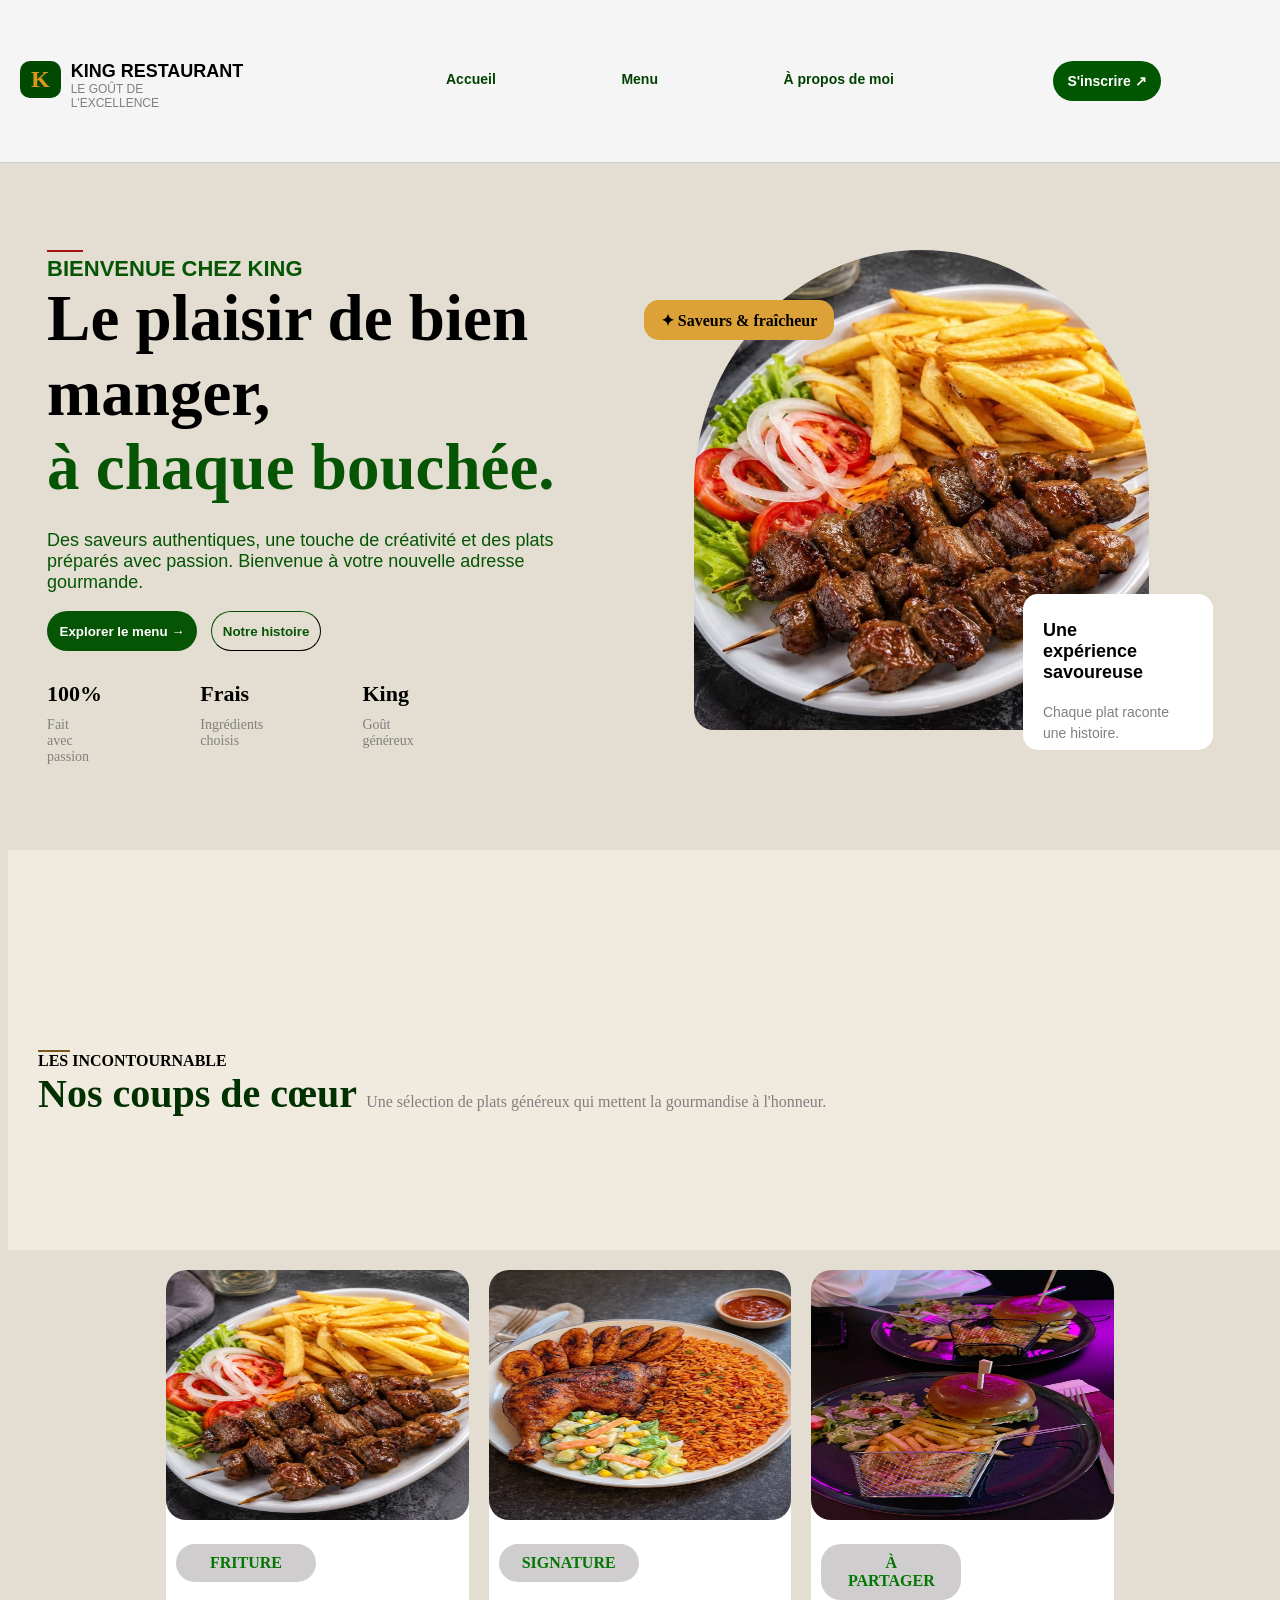
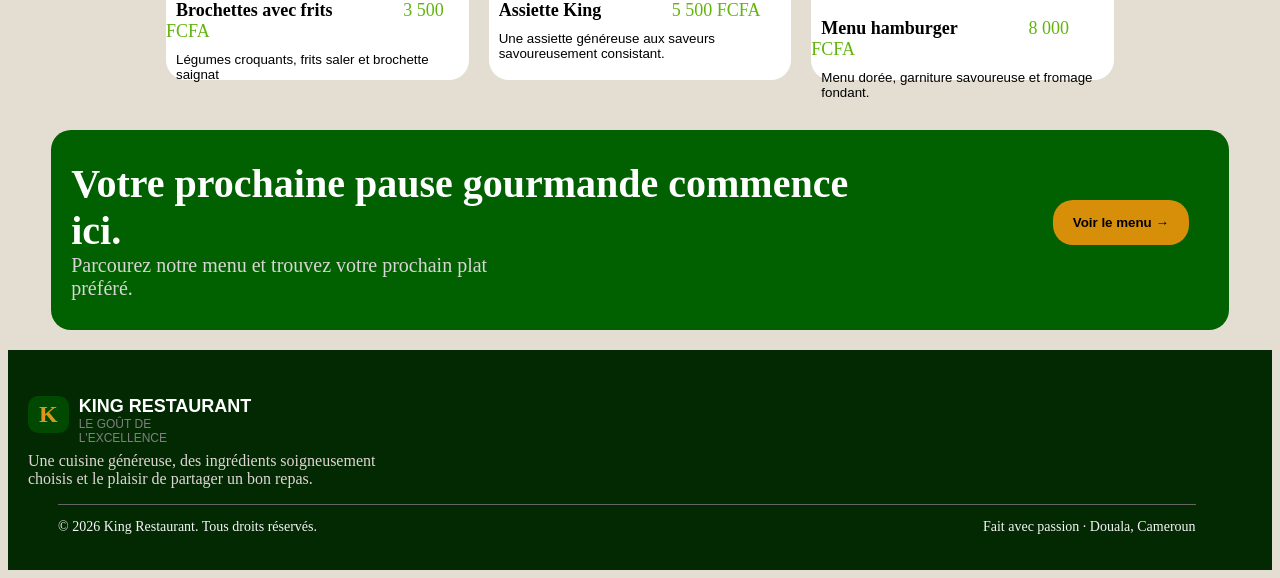
<file: index.html>
<!DOCTYPE html>
<html lang="fr">
<head>
    <title>King Restaurant/Accueil</title>
    <meta charset="utf-8">
    <link rel="stylesheet" href="styles/header.css">
    <link rel="stylesheet" href="styles/styles.css">
    <link rel="stylesheet" href="styles/footer.css">
</head>
<body>
    <div class="container">
 <header style="z-index: 100;">
            <a class="h-left" href="index.html">
                <div>
                <span id="h-k">K</span>
    </div>
                <span class="nom">KING RESTAURANT
                    <small class="devise">LE  GOÛT  DE  L'EXCELLENCE</small>
                </span>
                
            </a>
<nav class="h-middle">
                <a href="index.html">Accueil</a>
                <a href="menu.html">Menu</a>
                <a href="À propos de moi.html">À propos de moi</a>
            </nav>

            <a class="h-right" href="Conference form.html">
                <button class="h-buttom">S'inscrire ↗</button>
            </a>
    </header>

    <main>
        <div class="presentation">
            <div class="pr-text">
                <Span class="line"></Span>
   <span class="bienvenue">BIENVENUE CHEZ KING</span>
   <p class="h1">Le plaisir de bien manger, <span class="h2">à chaque bouchée.</span></p>
   <p class="text">Des saveurs authentiques, une touche de créativité et des plats préparés avec passion. Bienvenue à votre nouvelle adresse gourmande.</p>
   <a href="menu.html"><button class="menu1">Explorer le menu →</button></a>
   <a href="À propos de moi.html"><button class="notre">Notre histoire</button></a><br>
  <div>
   <span>100%
<small>Fait avec passion</small>
   </span>
   <span>Frais
    <small>Ingrédients choisis</small>
   </span>
   <span>King
    <small>Goût généreux</small>
   </span>
   </div>
            </div>


         <div class="pr-img">
            <img src="image/plat 6.jpg" alt="brochette">
 <div>✦ Saveurs & fraîcheur</div>
 <span> <p class="sav">Une expérience savoureuse </p>
<small>Chaque plat raconte une histoire.</small>
 </span>

         </div>
        </div>


        <div ]class="pre-menu">

            <div class="first-menu">

                <div class="first-menu-text">
                    <span class="pre-menu-line" style="display: block;
                    width: 30px;
                    margin-top: 150px;
                    border: 1px solid rgb(119, 88, 29);"></span>
                    <p>LES INCONTOURNABLE</p>
                    <span>
                        Nos coups de cœur
                        <small>Une sélection de plats généreux qui mettent la gourmandise à l'honneur.</small>
                    </span>
                </div>

                
                <div class="first-menu-img">
                    <div class="img1">
                        <img src="image/plat 6.jpg">
                        <span>FRITURE</span><br>
                        <p class="left">Brochettes avec frits</p><p class="right">3 500 FCFA</p>
                        <small>Légumes croquants, frits saler et brochette  saignat</small>
                    </div>
                    <div class="img2">
                        <img src="image/plat 4.jpg">
                          <span>SIGNATURE</span><br>
                        <p class="left">Assiette King</p><p class="right">5 500 FCFA</p>
                        <small>Une assiette généreuse aux saveurs savoureusement consistant.</small>
                    </div>
                    <div class="img3">
                        <img src="image/plat 2.jpg">
                        <span>À PARTAGER</span><br>
<P class="left">Menu hamburger</P><p class="right">8 000 FCFA</p>
<small>Menu dorée, garniture savoureuse et fromage fondant.</small>
                    </div>
                </div>
            </div>


            <div class="pub">
                <span>
                    Votre prochaine pause gourmande commence ici.
                    <small>Parcourez notre menu et trouvez votre prochain plat préféré.</small>
                </span>
                <a href="menu.html"><button>Voir le menu →</button></a>
            </div>
        </div>
    </main>

    <footer>
        <div class="foot">
             <a class="h-left f-left" href="Accueil.html">
                <div>
                <span id="h-k">K</span>
    </div>
                <span class="nom" style="color: white;">KING RESTAURANT
                    <small class="devise">LE  GOÛT  DE  L'EXCELLENCE</small>
                </span>
                
            </a>
</div>
            <p class="foot-p">Une cuisine généreuse, des ingrédients soigneusement choisis et le plaisir de partager un bon repas.</p>
   
            <div class="last-foot">
                <p>© 2026 King Restaurant. Tous droits réservés.</p><p>Fait avec passion · Douala, Cameroun</p>
            </div>
        </footer>
</body>
</html>
    </div>
</file>
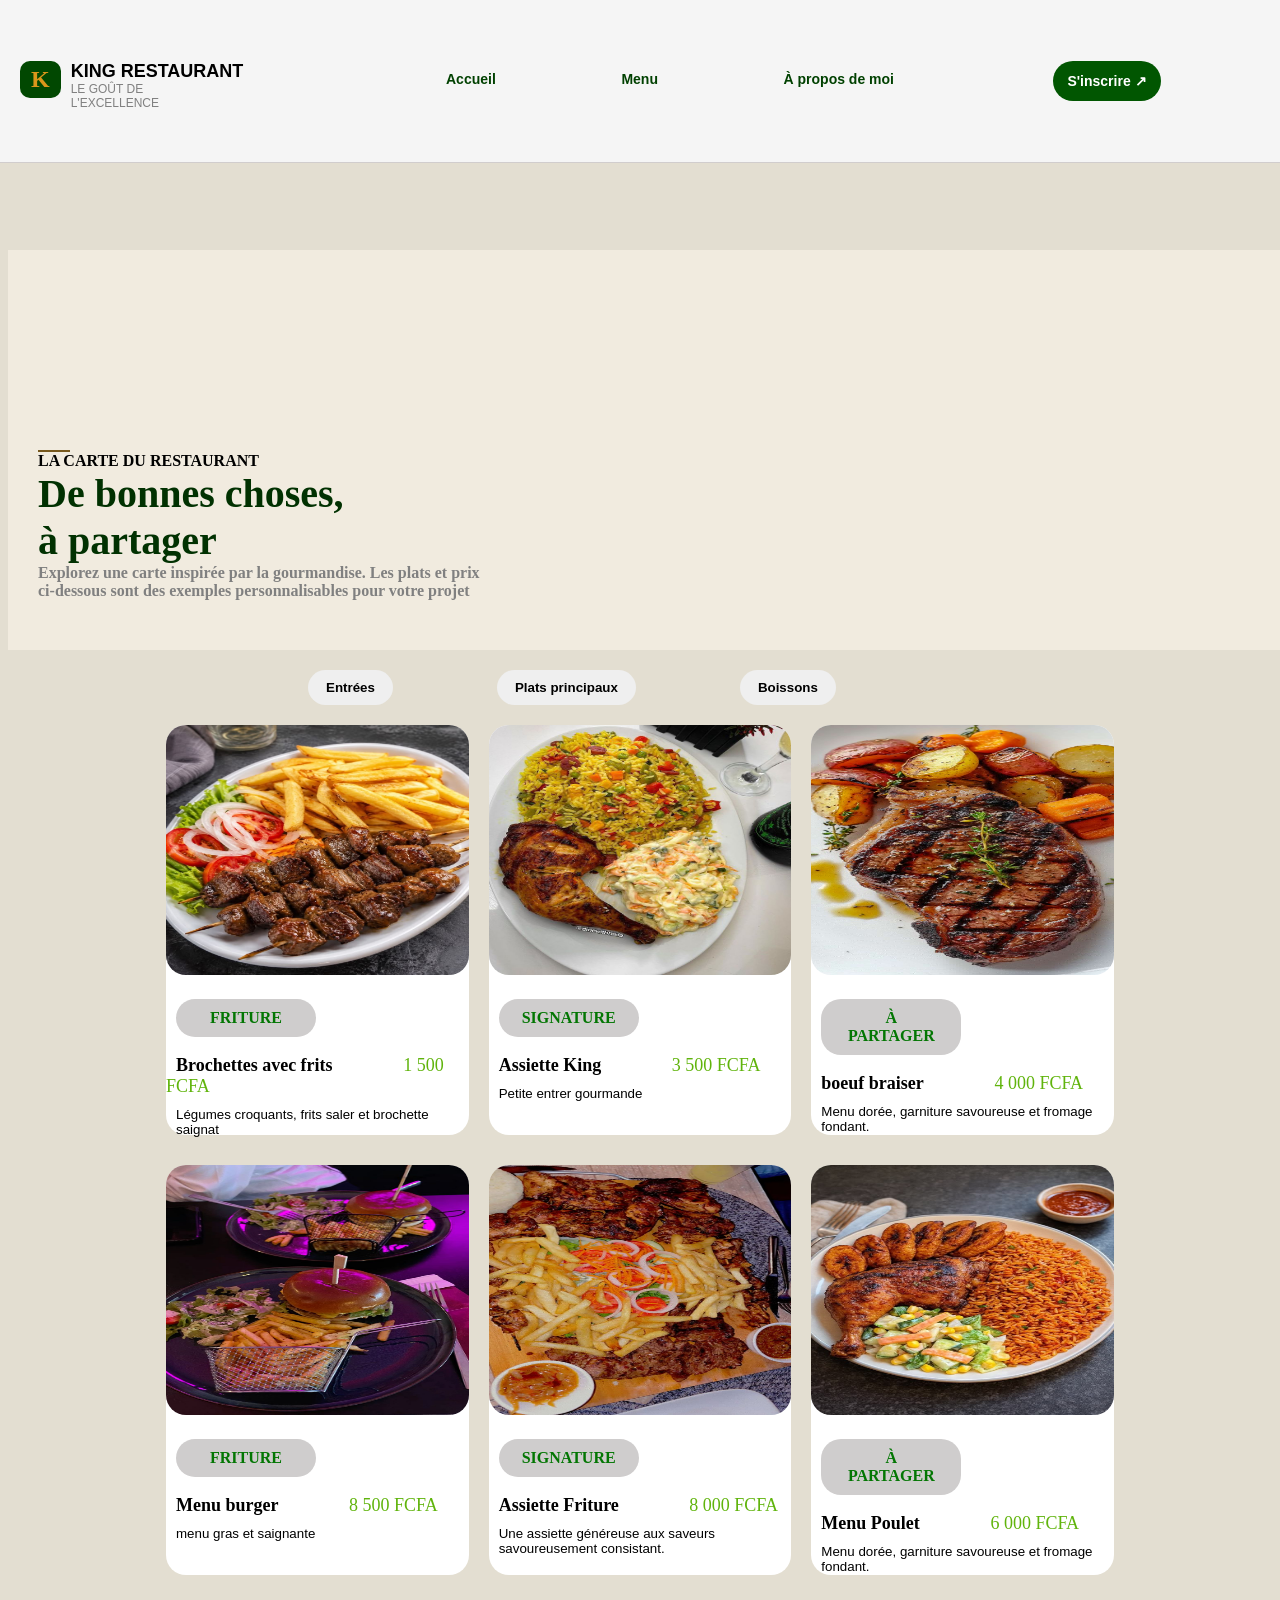
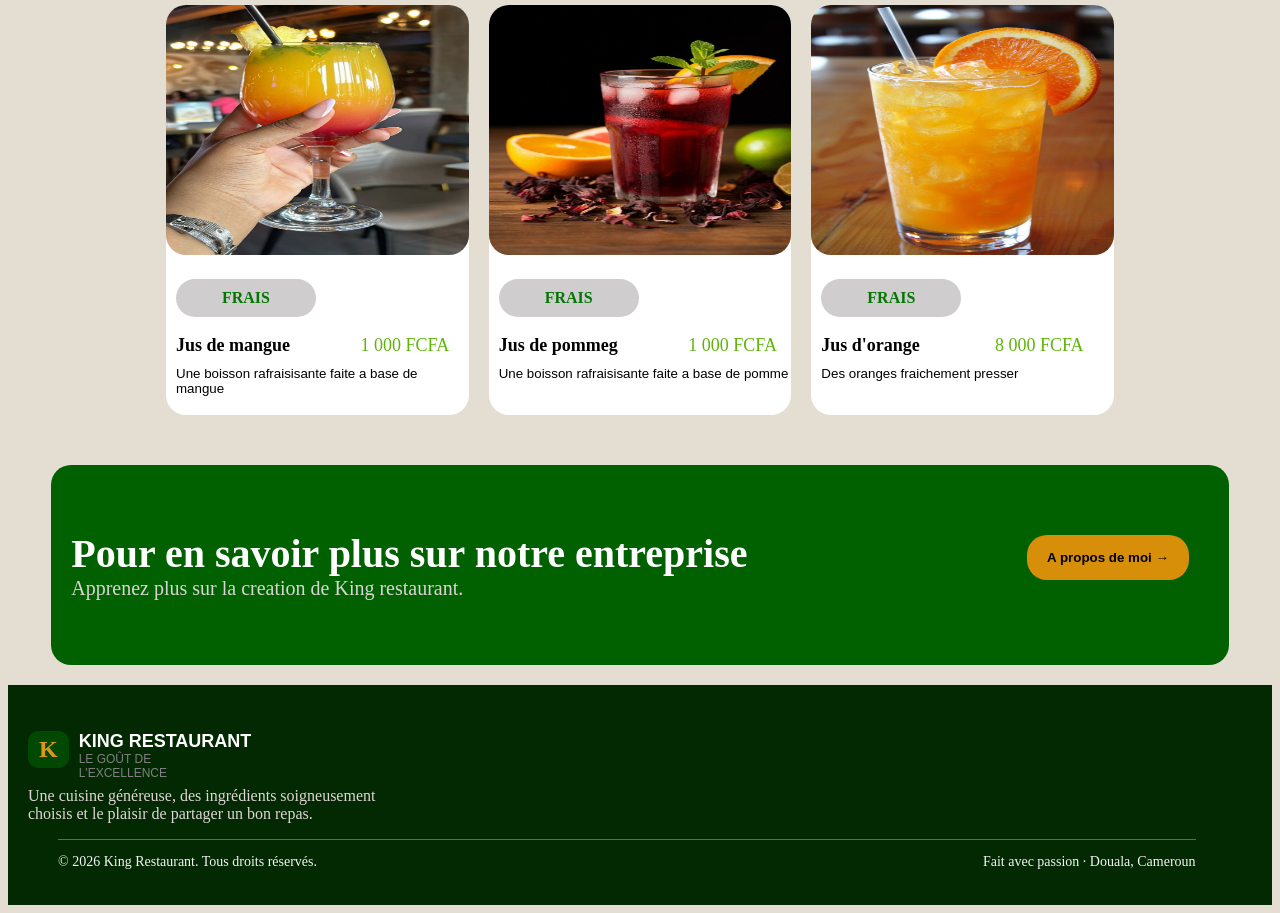
<file: menu.html>
<!DOCTYPE html>
<html lang="fr">
<head>
    <title>King Restaurant/Menu</title>
    <meta charset="utf-8">
    <link rel="stylesheet" href="styles/header.css">
    <link rel="stylesheet" href="styles/footer.css">
    <link rel="stylesheet" href="styles/styles.css">

</head>
<body>
    <div class="container">
 <header>
            <a class="h-left" href="index.htm">
                <div>
                <span id="h-k">K</span>
    </div>
                <span class="nom">KING RESTAURANT
                    <small class="devise">LE  GOÛT  DE  L'EXCELLENCE</small>
                </span>
                
            </a>
            <nav class="h-middle">
                <a href="index.html">Accueil</a>
                <a href="menu.html">Menu</a>
                <a href="À propos de moi.html">À propos de moi</a>
            </nav>
            <a class="h-right" href="Conference form.html">
                <button class="h-buttom">S'inscrire ↗</button>
            </a>
    </header>
   
<main>

      <div class="first-menu">

                <div class="first-menu-text">
                    <span class="pre-menu-line" style="display: block;
                    width: 30px;
                    margin-top: 150px;
                    border: 1px solid rgb(119, 88, 29);"></span>
                    <p>LA CARTE DU RESTAURANT</p>
                    <span>
                        De bonnes choses,<br> à partager </span>
                        <p class="tim">Explorez une carte inspirée par la gourmandise. Les plats et prix
                             <br>ci-dessous sont des exemples personnalisables pour votre projet</p>
                </div>
                <div class="menu-bu">
                    
                    <button class="filter" data-cotegory="entrees ">Entrées</button>
                    <button class="filter" data-cotegory="plats">Plats principaux</button>
                    <button class="filter" data-cotegory="boisson">Boissons</button>
                </div>
    
                      <div class="first-menu-img 1">
                    <div class="img1 product" data-cotegory="plats">
                        <img src="image/plat 6.jpg">
                        <span>FRITURE</span><br>
                        <p class="left">Brochettes avec frits</p><p class="right">1 500 FCFA</p>
                        <small>Légumes croquants, frits saler et brochette  saignat</small>
                   <div class="commande">Commander</div>
                    </div>
                    <div class="img2 product" data-cotegory="plats">
                        <img src="image/plat 1.jpg">
                          <span>SIGNATURE</span><br>
                        <p class="left">Assiette King</p><p class="right">3 500 FCFA</p>
                        <small>Petite entrer gourmande</small>
                    <div class="commande">Commander</div>
                    </div>
                    
                    <div class="img3 product" data-cotegory="dessert">
                        <img src="image/plat 5.jpg">
                        <span>À PARTAGER</span><br>
<P class="left">boeuf braiser</P><p class="right">4 000 FCFA</p>
<small>Menu dorée, garniture savoureuse et fromage fondant.</small>
<div class="commande">Commander</div>
                    </div>
</div>
<div class="first-menu-img 2">
                    <div class="img1 product" data-cotegory="entrees ">
                        <img src="image/plat 2.jpg">
                        <span>FRITURE</span><br>
                        <p class="left">Menu burger</p><p class="right">8 500 FCFA</p>
                        <small>menu gras et saignante</small>
                    <div class="commande">Commander</div>
                    </div>
                    <div class="img2 product" data-cotegory="entrees ">
                        <img src="image/plat 3.jpg">
                          <span>SIGNATURE</span><br>
                        <p class="left">Assiette Friture</p><p class="right">8 000 FCFA</p>
                        <small>Une assiette généreuse aux saveurs savoureusement consistant.</small>
                    <div class="commande">Commander</div>
                    </div>
                    <div class="img3 product" data-cotegory="boisson">
                        <img src="image/plat 4.jpg">
                        <span>À PARTAGER</span><br>
<P class="left">Menu Poulet</P><p class="right">6 000 FCFA</p>
<small>Menu dorée, garniture savoureuse et fromage fondant.</small>
<div class="commande">Commander</div>
                    </div>
                    </div>

   <div class="first-menu-img 3">
                    <div class="img1 product" data-cotegory="dessert">
                        <img src="image/boisson1.jpg">
                        <span>FRAIS</span><br>
                        <p class="left">Jus de mangue</p><p class="right">1 000 FCFA</p>
                        <small>Une boisson rafraisisante faite a base de mangue</small>
                    <div class="commande">Commander</div>
                    </div>
                    <div class="img2 product" data-cotegory="dessert">
                        <img src="image/boisson2.jpg">
                          <span>FRAIS</span><br>
                        <p class="left">Jus de pommeg</p><p class="right">1 000 FCFA</p>
                        <small>Une boisson rafraisisante faite a base de pomme</small>
                    <div class="commande">Commander</div>
                    </div>
                    <div class="img3 product" data-cotegory="plats">
                        <img src="image/boisson3.jpg">
                        <span>FRAIS</span><br>
<P class="left">Jus d'orange
</P><p class="right">8 000 FCFA</p>
<small>Des oranges fraichement presser </small>
<div class="commande">Commander</div>                    
</div>
                    </div>

                      <div class="pub">
                <span>
                    Pour en savoir plus sur notre entreprise
                    <small>Apprenez plus sur la creation de  King restaurant.</small>
                </span>
                <a href="À propos de moi.html"><button>A propos de moi →</button></a>
            </div>
</main>

     <footer>
        <div class="foot">
             <a class="h-left f-left" href="Accueil.html">
                <div>
                <span id="h-k">K</span>
    </div>
                <span class="nom" style="color: white;">KING RESTAURANT
                    <small class="devise">LE  GOÛT  DE  L'EXCELLENCE</small>
                </span>
                
            </a>
</div>
            <p class="foot-p">Une cuisine généreuse, des ingrédients soigneusement choisis et le plaisir de partager un bon repas.</p>
   
            <div class="last-foot">
                <p>© 2026 King Restaurant. Tous droits réservés.</p><p>Fait avec passion · Douala, Cameroun</p>
            </div>
        </footer>
        <script src="styles/script.js"></script>
</body>
</html>
    </div>
</file>
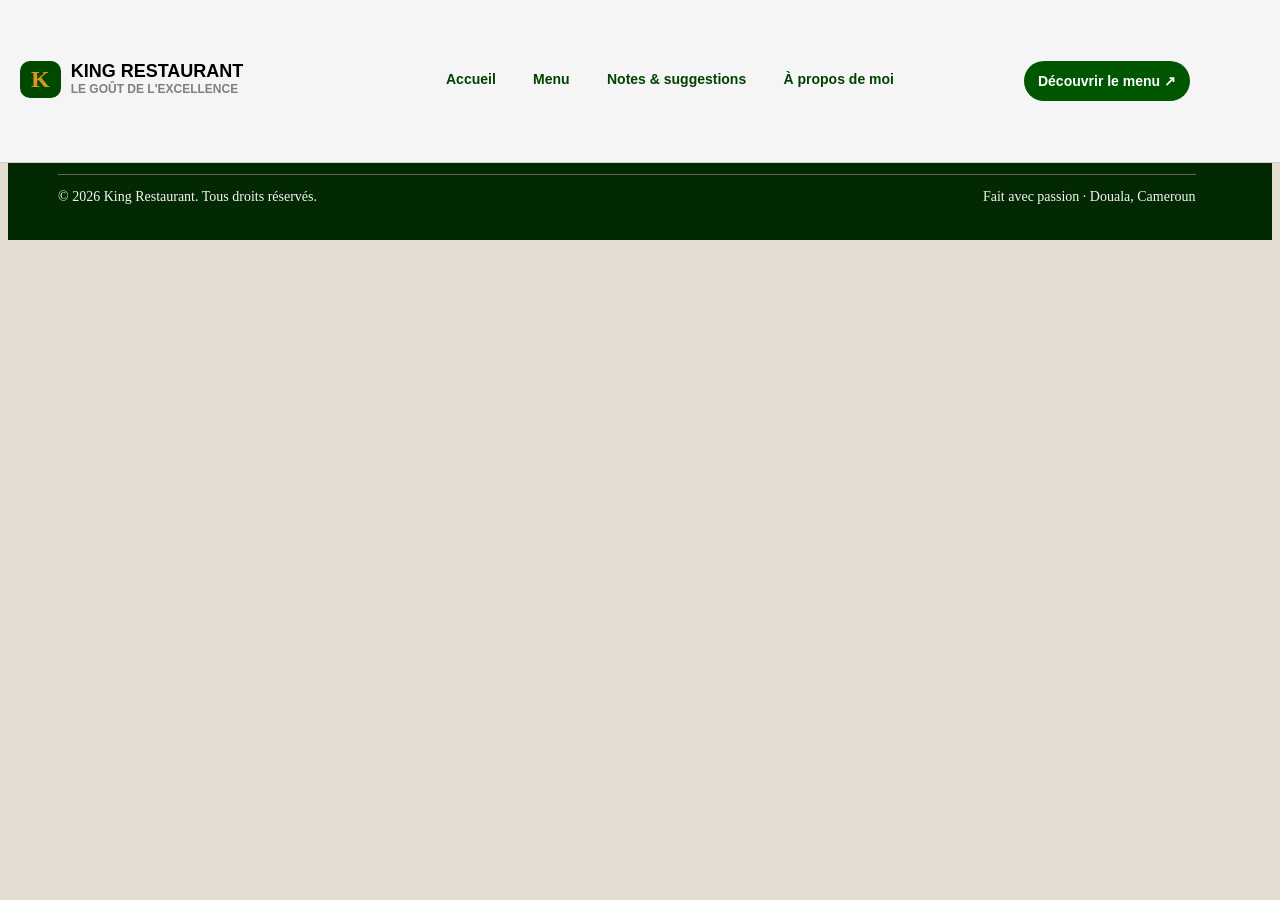
<file: Notes & suggestions.html>
<!DOCTYPE html>
<html lang="fr">
<head>
    <title>King Restaurant/Notes & suggestions</title>
    <meta charset="utf-8">
    <link rel="stylesheet" href="styles/header.css">
    <link rel="stylesheet" href="styles/footer.css">
</head>
<body>
    <header>
            <a class="h-left" href="Accueil.html">
                <div>
                <span id="h-k">K</span>
    </div>
                <span class="nom">KING RESTAURANT
                    <small class="devise">LE  GOÛT  DE  L'EXCELLENCE</small>
                </span>
                
            </a>
            <nav class="h-middle">
                <a href="Accueil.html">Accueil</a>
                <a href="menu.html">Menu</a>
                <a href="Notes & suggestions.html">Notes & suggestions</a>
                <a href="À propos de moi.html">À propos de moi</a>
            </nav>
            <a class="h-right" href="menu.html">
                <button class="h-buttom">Découvrir le menu ↗</button>
            </a>
    </header>
    <main>
        <div></div>
    </main>


     <footer>
        <div class="foot">
             <a class="h-left f-left" href="Accueil.html">
                <div>
                <span id="h-k">K</span>
    </div>
                <span class="nom" style="color: white;">KING RESTAURANT
                    <small class="devise">LE  GOÛT  DE  L'EXCELLENCE</small>
                </span>
                
            </a>
</div>
            <p class="foot-p">Une cuisine généreuse, des ingrédients soigneusement choisis et le plaisir de partager un bon repas.</p>
   
            <div class="last-foot">
                <p>© 2026 King Restaurant. Tous droits réservés.</p><p>Fait avec passion · Douala, Cameroun</p>
            </div>
        </footer>
</body>
</html>
</file>
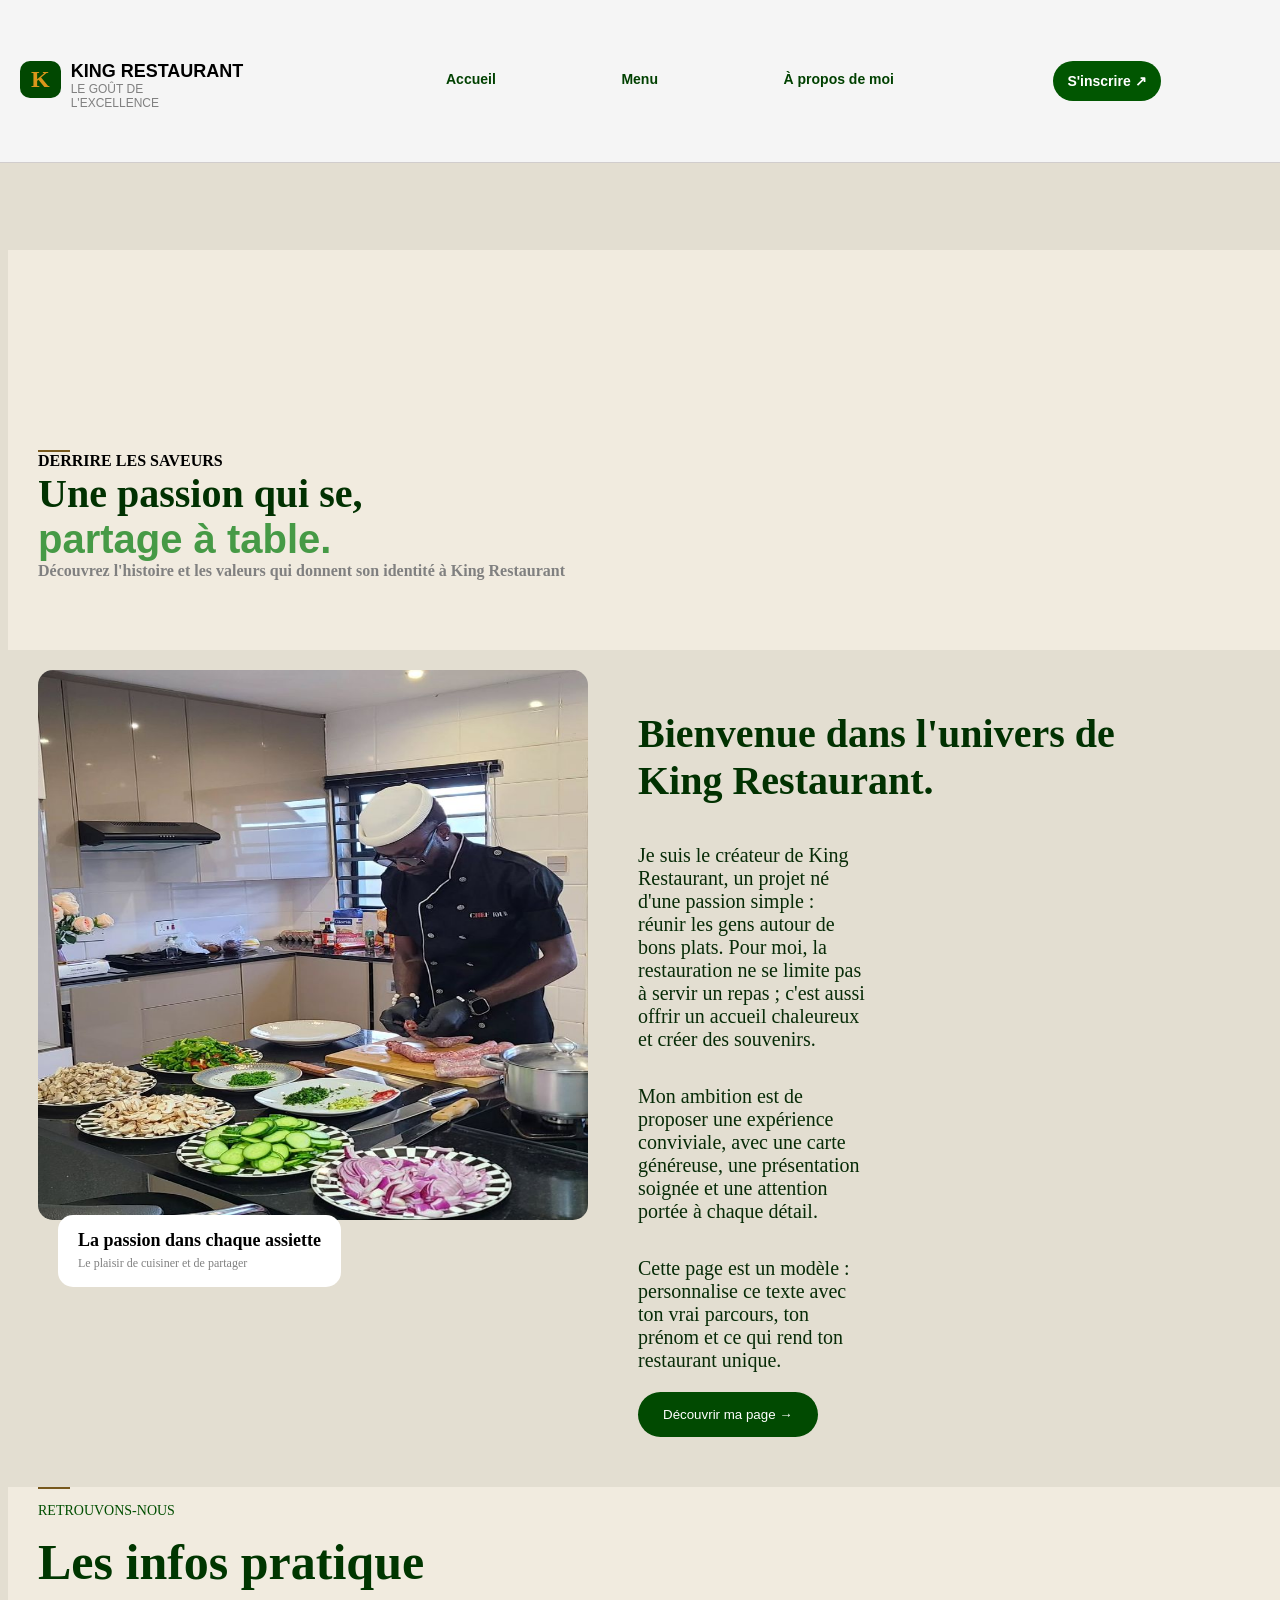
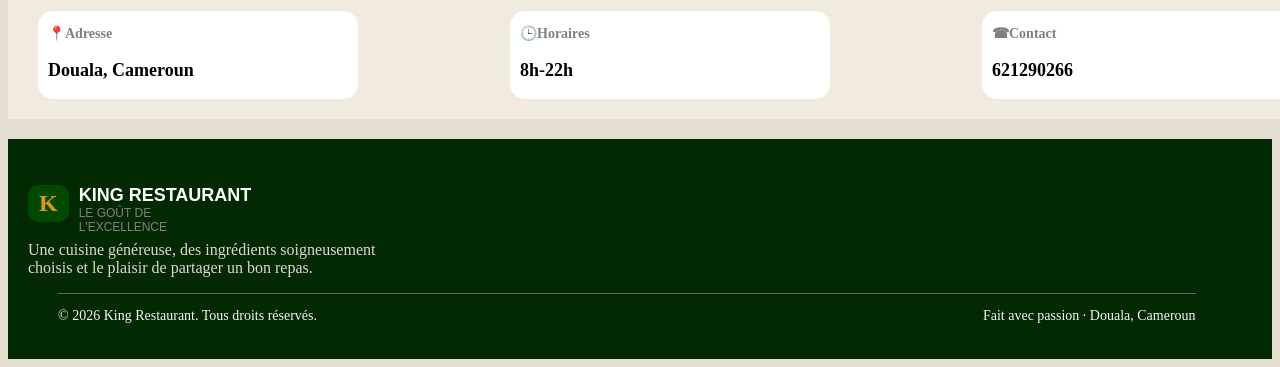
<file: À propos de moi.html>
<!DOCTYPE html>
<html lang="fr">
<head>
    <title>King Restaurant/À propos de moi</title>
    <meta charset="utf-8">
    <link rel="stylesheet" href="styles/header.css">
    <link rel="stylesheet" href="styles/footer.css">
    <link rel="stylesheet" href="styles/styles.css">
</head>
<body>
    <div class="container">
<header>
            <a class="h-left" href="index.html">
                <div>
                <span id="h-k">K</span>
    </div>
                <span class="nom">KING RESTAURANT
                    <small class="devise">LE  GOÛT  DE  L'EXCELLENCE</small>
                </span>
                
            </a>
            <nav class="h-middle">
                <a href="index.html">Accueil</a>
                <a href="menu.html">Menu</a>
                <a href="À propos de moi.html">À propos de moi</a>
            </nav>
            <a class="h-right" href="Conference form.html">
                <button class="h-buttom">S'inscrire ↗</button>
            </a>
    </header>


    <main>
            <div class="me-text">
                    <span class="pre-menu-line" style="display: block;
                    width: 30px;
                    margin-top: 150px;
                    border: 1px solid rgb(119, 88, 29);"></span>
                    <p>DERRIRE LES SAVEURS</p>
                    <span>
                        Une passion qui se,<span id="bio"> partage à table.</span></span>
                        <p style="
                        color: grey;"
                        >Découvrez l'histoire et les valeurs qui donnent son identité à King Restaurant</p>
                        
                </div>
                <div class="image-text">
                    <div class="img">
                    <img src="image/6e616fedbffbda339881758c9878df71.jpg">
                    <span>La passion dans chaque assiette<br>
                        <small>Le plaisir de cuisiner et de partager</small>
                    </span>
                    </div>
                    <div class="bio-text"> 
                        <span>
 <p class="bio-p">Bienvenue dans l'univers de King Restaurant.</p>

      <small>Je suis le créateur de King Restaurant, un projet né d'une passion simple : réunir les gens autour de bons plats. Pour moi, la restauration ne se limite
                             pas à servir un repas ; c'est aussi offrir un accueil chaleureux et créer des souvenirs.</small>
<br>
                          <small>Mon ambition est de proposer une expérience conviviale, avec une carte généreuse,
                             une présentation soignée et une attention portée à chaque détail.</small>   
<br>
                            <small>Cette page est un modèle : personnalise ce texte avec ton vrai parcours,
                                 ton prénom et ce qui rend ton restaurant unique.</small>
 </span>
  <a href="Accueil.html"><button>Découvrir ma page →</button></a>
                    </div>
                </div>

                   <div class="info">
                      <div class="info-text">
                    <span style="display: block;
                    width: 30px;
                    margin-top: 150px;
                    border: 1px solid rgb(119, 88, 29);"></span>
                    <p>RETROUVONS-NOUS</p>
                    <span class="info-bio">
                        Les infos pratique</span>
<div class="all-end">
            <div class="end">
                                <p style="color: gray;
                                font-size: 14px;">📍Adresse</p>
                                <p>Douala, Cameroun</p>
                             </div>

                                 <div class="end">
                                <p style="color: gray;
                                font-size: 14px;">🕒Horaires</p>
                                <p>8h-22h</p>
                             </div>

                              <div class="end">
                                <p style="color: gray;
                                font-size: 14px;">☎Contact</p>
                                <p>621290266</p>
                             </div>
</div>
                  

                   </div>
                   
    </main>

     <footer>
        <div class="foot" style="position: relative;
        bottom: 0;">
             <a class="h-left f-left" href="index.html">
                <div>
                <span id="h-k">K</span>
    </div>
                <span class="nom" style="color: white;">KING RESTAURANT
                    <small class="devise">LE  GOÛT  DE  L'EXCELLENCE</small>
                </span>
                
            </a>
            </div>
            <p class="foot-p">Une cuisine généreuse, des ingrédients soigneusement choisis et le plaisir de partager un bon repas.</p>
   
            <div class="last-foot">
                <p>© 2026 King Restaurant. Tous droits réservés.</p><p>Fait avec passion · Douala, Cameroun</p>
            </div>
        </footer>
</body>
</html>
    </div>
</file>
<file: styles/header.css>
body {
    background-color: #e3ded1;

}

header {
    width: 100%;
    display: flex;
    flex-direction: row;
    height: 18%;
    align-items: center;
    justify-content: space-between;
    border-bottom: 1px solid rgb(209, 205, 205);
    z-index: 400;
    position: fixed;
    top: 0;
    left: 0;
    margin-bottom: 200px;
    background-color: whitesmoke;
}

.h-left {
 width: 20%;
 display: flex;
 margin-left: 20px;
 text-decoration: none;
 flex-direction: row;
 flex-wrap: nowrap;
 flex: 1;

}
#h-k {
    padding: 5px 11px;
    border-radius: 10px;
    background-color: rgb(1, 72, 1);
    margin: 0 10px 0 0;
    color: rgb(218, 151, 27);
    font-size: 24px;
    font-weight: 800;
    align-content: center;
    display: flex;
}

.nom {
    width: 20%px;
    height: 40px;
    display: flex;
    flex-direction: column;
    color: rgb(0, 0, 0);
    font-weight: 800;
    font-size: 18px;
    font-family: arial;
    align-self: center;
}

.devise {
    font-size: 12px;
    color: gray;
    font-family: sans-serif;
}

/* middle header style*/

.h-middle {
    justify-content: space-between;
    display: flex;
    flex-direction: row;
    width: 35%;
    text-decoration: none;
    align-self: center;
    height: 20px;
    
}
.h-middle a {
    text-decoration: none;
    color: rgb(1, 65, 1);
    font-family: sans-serif;
    font-size: 14px;
    font-weight: 600;
    margin-bottom: 2px;
    position: relative;
    height: 20px;
}

.h-middle a:hover {
    color: rgb(5, 202, 5);
}

.h-middle a::after{
    width: 0%;
    content: "";
    bottom: 0;
    left: 0;
    height: 2px;
    transition: 0.3s ease;
    background-color: orange;
    position: absolute;
}

.h-middle a:hover::after{
    width: 100%;
}

.h-middle a:focus::after {
width: 100%;
}

/* buttom style*/

.h-right {
    width: 20% ;
    height: 50px;
    align-content: center;
    text-align: center;
    flex: 1;
    margin-right: -40px;
}

.h-buttom {
    padding: 12px 14px;
    border-radius: 25px;
    background-color: rgb(1, 86, 1);
    color: white;
    font-size: 14px;
    font-weight: 600;
    border: none;
    transition: opaciti 0.15s;
    cursor: pointer;
}

.h-buttom:hover {
    margin-bottom: 4px;
    opacity:0.7;
}
.h-right:hover {
    margin-bottom: 4px;
}
</file>
<file: styles/styles.css>
main {
            z-index: 100;
            margin-top: 250px;
           font-family: 'Times New Roman', Times, serif ;
        }
/* premire presentation*/
        .presentation {
display:flex ;
flex-direction: row;
justify-content: space-around;
font-family: 'Times New Roman', Times, serif;
margin: 250px auto 0 auto;
        }
.pr-text {
    width: 45%;
    margin-left: 10px;
    position: relative;
}
.bienvenue, .h2, .text {
    color: rgb(5, 85, 5);
}

.line {
    border:1px solid rgb(164, 18, 18) ;
    width: 6%;
    display: inline;
    margin-right: 5px;
    margin-bottom: 4px;

}

.bienvenue {
    font-family: sans-serif;
    display: inline;
    width: 60%px;
    font-size: 14px;
    font-weight: 600;
}

.h1 {
     font-size: 65px;
    font-family: 'Times New Roman', Times, serif;
    font-weight: 600;
    margin-top: -1px;
}
.h1 .h2 {
   font-size: 65px;
    font-family: 'Times New Roman', Times, serif;
    font-weight: 600;
    margin-top: -1px;
}

.text {
    font-size: 18px;
    font-family: sans-serif;
    margin-top: -40px;
}

.menu1 {
    padding: 0 auto ;
    width: 150px;
    height: 40px;
background-color: rgb(5, 85, 5);
color: white;
border-radius: 20px;
border: none;
margin-right: 10px;
font-weight: 600;
transition: opcity 0.7;
position: relative;
}



.notre {
    height: 40px;
    width: 110px;
    color: rgb(5, 85, 5);
    font-weight: 600;
    background-color: #e3ded1;
    border-color: rgb(5, 85, 5);
    border-radius: 20px;
    border-width: 1px;
    margin-bottom: 30px;
}

.pr-text span {
    font-size: 22px;
    display: flex;
    flex-direction: column;
    font-weight: 600;

}

.menu1:hover {
    opacity: 0.7;
    cursor: pointer;
    margin-bottom: 8px;
    transition: 0.15s;
    background-color: #e3ded1;
     color: rgb(5, 85, 5);
}

.notre:hover {
    cursor: pointer;
  background-color: rgb(2, 72, 2);
     color: white;
    transition: 0.5s;
}

.pr-text div{
    display: flex;
    flex-direction: row;
    justify-content: space-between;
    width: 70%;
}

.pr-text small {
    font-size: 14px;
    font-weight: normal;
    margin-top: 10px;
    color: gray;
}



        .pr-img {
            width: 45%;
            height: 600px;
            position: relative;
        }

        .pr-img img {
            width: 80%;
            height: 80%;
            border-radius: 20px;
            border-top-left-radius: 50%;
            border-top-right-radius: 50%;
            margin-left: 20px;
        }

        .pr-img div {
            width: 190px;
            height: 40px;
            background-color: rgb(220, 162, 55);
            text-align: center;
            align-content: center;
            font-weight: 600;
            border-radius: 15px;
            position: absolute;
            top: 50px;
            left: -30px;
        }

        .pr-img span {
            height: 140px;
            width: 150px;
            background-color: white;
            display: block;
            font-size: 18px;
            padding: 8px 20px;
            border-radius: 15px;
            position: absolute;
            bottom: 100px;
            right: 30px;
        }
        .sav {
            width: 60%;
            font-weight: 600;
            font-family: sans-serif;
            padding-bottom: -40px;
        }

        .pr-img small {
            font-size: 14px;
            margin-top:-10px ;
            color: gray;
            font-family: Arial, Helvetica, sans-serif;
        }



        .pre-menu {
            display: flex;
            flex-direction: row;
            width: 70%;
            margin: 0 auto;
            display: block;
        }
.first-menu-text{
    margin-bottom: 20px;
    width: 100%;
}

.first-menu-text p {
    font-size: 16px;
    font-weight: 600;
    font-family: serif;
    display: inline;
    margin-bottom: 50px;
}
       .first-menu-text span{
            display: flex;
            flex-direction: row;
            justify-content: space-between;
            font-size: 35px;
            font-weight: 600;
            color: rgb(1, 49, 1);
        }

span small {
    font-size: 16px;
    width: 45%;
    font-weight: normal;
    color: gray;
}


.first-menu-img {
    display: flex;
    flex-direction: row;
    width: 100%;
    margin: 0 auto;
}

img {
 width: 350px;
 height: 250px;
 border-radius: 20px;
 margin-bottom: 20px;
}

.img1, .img2, .img3 {
    background-color: white;
    width: 350px;
    border-radius: 20px;
    height: 380px;
    padding-bottom: 30px;
}

.img1:hover, .img2:hover, .img3:hover {
 box-shadow: 3px 3px 3px 3px rgb(61, 60, 60);
 margin-top: -5px;
 opacity: 0.7;
}

.img2, .img3 {
  margin-left: 20px;
}
.first-menu-img span {
    color: rgb(3, 118, 3);
    background-color: rgb(207, 205, 205);
    padding: 10px 20px;
    border-radius: 20px;
    width: 100px;
    margin-left: 10px;
    text-align: center;
    display: block;
    font-family: Cambria;
    font-weight: 600;
}

.first-menu-img p {
    font-size: 18px;
    margin-left: 10px;
    font-family: 'Times New Roman', Times, serif;
    width: 90%;
    align-content: center;
    height: 0px;
    margin-top: 20px;
}

.left {
    margin-right: 20%;
    font-weight: 600;
    display: inline;
}

.right {
    text-align: right;
    display: inline;
    color: rgb(96, 180, 12);
}

.first-menu-img small {
    display: block;
    font-family: Arial, Helvetica, sans-serif;
    margin-left: 10px;
    margin-top: 10px;
}



.pub {
    width: 100%;
    height: 200px;
    margin-top: 50px;
    background-color: rgb(1, 97, 1);
    align-content: center;
    padding: 0 20px;
    border-radius: 20px;
    position: relative;
}

.pub span {
    color: white;
    width: 70%;
    display: inline-block;
    font-size: 45px;
    font-weight: 600;
}

.pub small {
    display: block;
    color: rgb(217, 213, 213);
    width: 60%;
}


.pub button {
 background-color: rgb(215, 143, 9);
 padding: 15px 20px;
 font-weight: 700;
 border-radius: 20px;
 border: none;
 position: absolute;
 top: 70px;
 right: 40px;
}

.pub button:hover {
    top: 68px;
    cursor: pointer;
}

/*Menu style*/

        .pre-menu {
            display: flex;
            flex-direction: row;
            margin-left: 100px;
            display: block;
        }
.first-menu-text{
    margin-bottom: 20px;
    width: 100%;
    height: 300px;
    padding: 50px 0 50px 30px;
    background-color: hsl(41, 39%, 91%);
    vertical-align: middle;
}

.first-menu-text p {
    font-size: 16px;
    font-weight: 600;
    font-family: serif;
    display: inline;
}
       .first-menu-text span {
        display: block; 
        font-size: 40px;
            font-weight: 600;
            color: rgb(1, 49, 1);
        }

 .tim {
    font-size: 16px;
    width: 20px;
    font-weight: normal;
    color: gray;
}


.menu-bu {
    margin-left: 200px;
}

.menu-bu button {
    margin-left: 100px;
    padding: 10px 18px;
    border-radius: 20px;
    border: none;
    font-weight: 600;
    margin-bottom: 20px;
}

.menu-bu button:hover {
    background-color: rgb(10, 69, 10);
    color: white;
    cursor: pointer;
}

.first-menu-img{
    width: 75%;
    display: flex;
    flex-direction: row;
     margin: 0 auto 30px auto;

}

img {
 width: 100%;
 height: 250px;
 border-radius: 20px;
 margin-bottom: 20px;
}

.img1, .img2, .img3 {
    background-color: white;
    width: 350px;
    border-radius: 20px;
    height: 380px;
    position: relative;
    padding-bottom: 30px;
    transition: 0.5s;
}

.img1:hover, .img2:hover, .img3:hover {
 box-shadow: 3px 3px 3px 3px rgb(61, 60, 60);
 margin-top: -5px;
 opacity: 0.7;
}

.img1:active , .img2:active, .img3:active {
    margin-bottom: 50px;
    transition: 0.5s;
}

.img2, .img3 {
  margin-left: 20px;
}
.first-menu-img span {
    color: rgb(3, 118, 3);
    background-color: rgb(207, 205, 205);
    padding: 10px 20px;
    border-radius: 20px;
    width: 100px;
    margin-left: 10px;
    text-align: center;
    display: block;
    font-family: Cambria;
    font-weight: 600;
}

.first-menu-img p {
    font-size: 18px;
    margin-left: 10px;
    font-family: 'Times New Roman', Times, serif;
    width: 90%;
    align-content: center;
    height: 0px;
    margin-top: 20px;
}

.left {
    margin-right: 20%;
    font-weight: 600;
    display: inline;
}

.right {
    text-align: right;
    display: inline;
    color: rgb(96, 180, 12);
}

.first-menu-img small {
    display: block;
    font-family: Arial, Helvetica, sans-serif;
    margin-left: 10px;
    margin-top: 10px;
}

.img1 .commande, .img2 .commande, .img3 .commande {
    background-color: rgb(10, 83, 10);
    width: 250px;
    font-size: 25px;
    color: white;
    border-radius: 10px;
    text-align: center;
    position: absolute;
    bottom: -50px;
    padding: 5px 10px;
    transition: opacity 1s;
    align-items: center;
    margin-left: 30px;
    opacity: 0;
}

.img1:active .commande, .img2:active .commande, .img3:active .commande {
    opacity: 1;
}

.pub {
    width: 90%;
    height: 200px;
    margin: 50px auto 0 auto;
    background-color: rgb(1, 97, 1);
    align-content: center;
    padding: 0 20px;
    border-radius: 20px;
    position: relative;
}

.pub span {
    color: white;
    width: 70%;
    display: inline-block;
    font-size: 40px;
    font-weight: 600;
}

.pub small {
    display: block;
    color: rgb(217, 213, 213);
    width: 60%;
    font-size: 20px;
}


.pub button {
 background-color: rgb(215, 143, 9);
 padding: 15px 20px;
 font-weight: 700;
 border-radius: 20px;
 border: none;
 position: absolute;
 top: 70px;
 right: 40px;
}

.pub button:hover {
    top: 68px;
    cursor: pointer;
}

/* a propos style*/

.me-text{
    margin-bottom: 20px;
    width: 100%;
    height: 300px;
    padding: 50px 0 50px 30px;
    background-color: hsl(41, 39%, 91%);
    vertical-align: middle;
}

.me-text p{
    font-size: 16px;
    font-weight: 600;
    font-family: serif;
    display: inline;
}
       .me-text span, .bio-p{
        display: block; 
        font-size: 40px;
            font-weight: 600;
            color: rgb(1, 49, 1);
        }
#bio  {
    display: block;
    color: rgb(70, 154, 70);
    font-size: 40px;
    font-family: sans-serif;
}        

 .tim {
    font-size: 16px;
    width: 20px;
    font-weight: normal;
    color: gray;
}

.image-text {
    width: 90%;
    display: flex;
   justify-content: space-evenly;
   margin-bottom: -100px;

}

.img {
    position: relative;
    margin-right: 50px;
}

.img img{
    height: 550px;
    border-radius: 15px;
    display: inline;
    margin-left: 30px;
    width: 550px;
}

.img span{
    background-color: white;
    border-radius: 15px;
    padding: 15px 20px;
    font-size: 18px;
    font-weight: 600;
    position: absolute;
    bottom: 0;
    left: 0;
    margin-left: 50px;
    margin-bottom: 150px;
}
.img small {
    color: gray;
    font-size: 12px;
    margin-top: 10px;
}

.bio-text {
    width: 50%;
    font-size: 30px;
}

.bio-text small {
   color: rgb(7, 43, 7);
   display: block;
   font-family: 'Times New Roman', Times, serif;
font-size: 20px;
}

.bio-text button {
    background-color: rgb(1, 74, 1);
    color: white;
    padding: 15px 25px;
    border-radius: 25px;
    border: none;
    margin: 20px 0 0 0;
}

.info-text{
    margin-top: -100px;
    width: 100%;
    padding: 0 90px 20px 30px;
    background-color: hsl(41, 39%, 91%);
}

.info-text p {
    color: rgb(1, 78, 1);
    font-size: 14px;
}

.info-text span {
    color: rgb(0, 54, 0);
    font-size: 50px;
font-weight: 700;
display: block;
}

.all-end {
   display: flex;
   justify-content: space-between;
   margin-top: 20px;
}

.end {
    background-color: white;
    width: 300px;
    border-radius: 15px;
    padding: 0 10px;
}

.end p {
    color: black;
    font-weight: 600;
    font-size: 18px;
}

/* version telephone*/

@media  screen  and (max-width: 768px) {
    body {
        width: 95%;
    }
}
</file>
<file: styles/footer.css>
main {
    z-index: 200;
}

footer {
    width: 100%;
    height: 220px;
    justify-content: space-between;
    align-items: center;
    background-color: rgb(2, 41, 2);
    margin: auto;
    position: relative;
    margin-top: 20px;
    bottom: 0;
    left: 0;
    right: 0;
    z-index: 200;
}

.foot {
    width: 90%;
    display: flex;
    flex-direction: row;
    height: 60%;
    align-items: center;
}

.f-left {
    flex: 1;
}

.f-middle {
    margin-right: 20px;
    flex: 1;
}

.foot-p {
    color: white;
    width: 350px;
    max-width: 40;
    margin-top: -30px;
    margin-left: 20PX;
    color: rgb(224, 213, 213);
}

.last-foot {
    display: flex;
    color: whitesmoke;
    flex-direction: row;
    justify-content: space-between;
    width: 90%;
    flex: 1 1;
    margin-left: 50px;
    border-top: 1px solid rgb(103, 100, 100);
    font-size: 14px;
    text-align: center;
    align-items: center;
}
</file>
